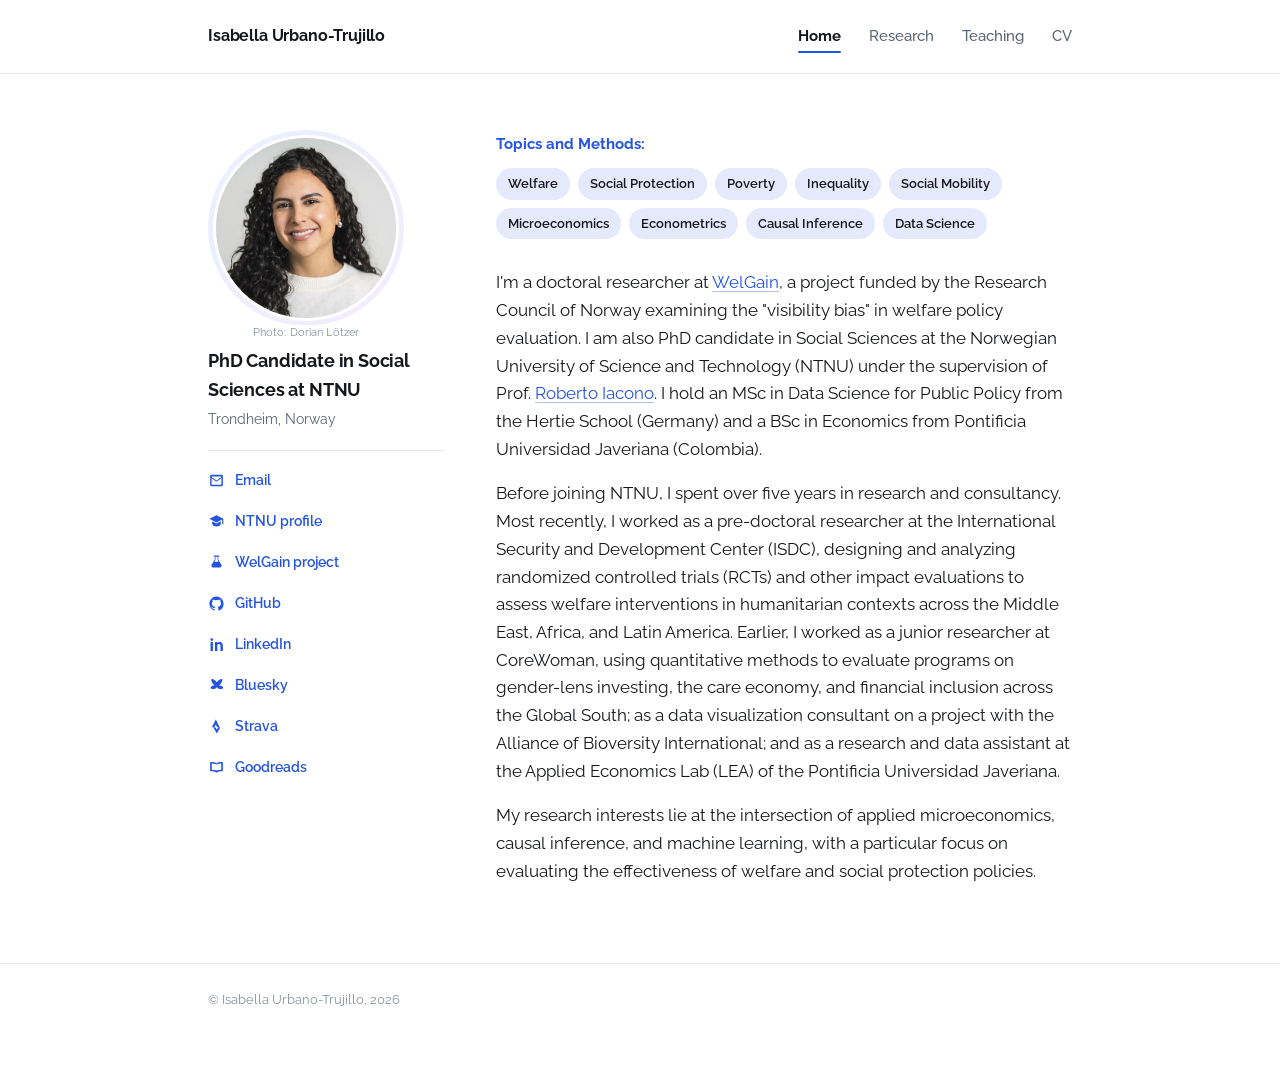
<file: index.html>
<!DOCTYPE html>
<html lang="en">
<head>
<meta charset="UTF-8">
<meta name="viewport" content="width=device-width, initial-scale=1">
<title>Isabella Urbano-Trujillo</title>
<meta name="description" content="Isabella Urbano-Trujillo — PhD Candidate, NTNU. Applied microeconomics, causal inference, welfare and social protection.">
<link rel="preconnect" href="https://fonts.googleapis.com">
<link rel="preconnect" href="https://fonts.gstatic.com" crossorigin>
<link href="https://fonts.googleapis.com/css2?family=Raleway:wght@400;500;600;700;800&display=swap" rel="stylesheet">
<link rel="stylesheet" href="style.css?v=14">
</head>
<body>

<header class="topbar">
  <div class="topbar-inner">
    <a class="brand" href="index.html">Isabella Urbano-Trujillo</a>
    <nav class="toplinks">
      <a href="index.html" class="active">Home</a>
      <a href="research.html">Research</a>
      <a href="teaching.html">Teaching</a>
      <a href="isabella-urbano-trujillo-cv.pdf" target="_blank" rel="noopener">CV</a>
    </nav>
  </div>
</header>

<main class="page home">
  <section class="hero">
    <div class="hero-side">
      <div class="photo-frame">
        <img class="photo-lg" src="isabella-urbano.jpg" alt="Isabella Urbano-Trujillo">
        <p class="photo-credit">Photo: Dorian Lötzer</p>
      </div>
      <p class="hero-role">PhD Candidate in Social Sciences at NTNU</p>
      <p class="hero-affil">Trondheim, Norway</p>

      <ul class="side-links">
        <li><a href="mailto:isabella.urbano@ntnu.no"><svg viewBox="0 0 24 24" aria-hidden="true"><path d="M3 5.5A1.5 1.5 0 0 1 4.5 4h15A1.5 1.5 0 0 1 21 5.5v13a1.5 1.5 0 0 1-1.5 1.5h-15A1.5 1.5 0 0 1 3 18.5v-13zM5 6.5v.4l7 5.1 7-5.1v-.4H5zm14 2.1-6.43 4.7a1 1 0 0 1-1.18 0L5 8.6V18h14V8.6z"/></svg><span>Email</span></a></li>
        <li><a href="https://www.ntnu.edu/employees/isabella.urbano" target="_blank" rel="noopener"><svg viewBox="0 0 24 24" aria-hidden="true"><path d="M12 3 2 8.2l10 5.2 8-4.16V16h1.6V8.2L12 3zM6 11.63v3.87c0 1.7 2.8 3.4 6 3.4s6-1.7 6-3.4v-3.87l-6 3.1-6-3.1z"/></svg><span>NTNU profile</span></a></li>
        <li><a href="https://www.ntnu.edu/isa/welgain" target="_blank" rel="noopener"><svg viewBox="0 0 24 24" aria-hidden="true"><path d="M9 2h6a1 1 0 1 1 0 2h-.5v3.6l4.4 7.6a2.6 2.6 0 0 1-2.25 3.9H7.35a2.6 2.6 0 0 1-2.25-3.9L9.5 7.6V4H9a1 1 0 1 1 0-2zm1.5 2v4a1 1 0 0 1-.13.5L9 11h6l-1.37-2.5a1 1 0 0 1-.13-.5V4h-2z"/></svg><span>WelGain project</span></a></li>
        <li><a href="https://github.com/isabella-ut" target="_blank" rel="noopener"><svg viewBox="0 0 24 24" aria-hidden="true"><path d="M12 2C6.48 2 2 6.58 2 12.25c0 4.53 2.87 8.37 6.84 9.73.5.09.68-.22.68-.48 0-.24-.01-.87-.01-1.71-2.78.62-3.37-1.37-3.37-1.37-.46-1.18-1.11-1.5-1.11-1.5-.91-.64.07-.63.07-.63 1 .07 1.53 1.05 1.53 1.05.89 1.56 2.34 1.11 2.91.85.09-.66.35-1.11.63-1.37-2.22-.26-4.56-1.14-4.56-5.07 0-1.12.39-2.03 1.03-2.75-.1-.26-.45-1.3.1-2.71 0 0 .84-.27 2.75 1.05a9.4 9.4 0 0 1 5 0c1.91-1.32 2.75-1.05 2.75-1.05.55 1.41.2 2.45.1 2.71.64.72 1.03 1.63 1.03 2.75 0 3.94-2.34 4.8-4.57 5.06.36.32.68.94.68 1.9 0 1.37-.01 2.47-.01 2.81 0 .27.18.58.69.48A10.02 10.02 0 0 0 22 12.25C22 6.58 17.52 2 12 2z"/></svg><span>GitHub</span></a></li>
        <li><a href="https://www.linkedin.com/in/isabella-urbano-trujillo/" target="_blank" rel="noopener"><svg viewBox="0 0 24 24" aria-hidden="true"><path d="M6.94 8.5H3.56V21h3.38V8.5zM5.25 3a1.96 1.96 0 1 0 0 3.92 1.96 1.96 0 0 0 0-3.92zM21 21h-3.38v-6.19c0-1.48-.03-3.38-2.06-3.38-2.06 0-2.38 1.61-2.38 3.28V21H9.8V8.5h3.24v1.71h.05c.45-.85 1.56-1.75 3.21-1.75 3.43 0 4.7 2.14 4.7 5.92V21z"/></svg><span>LinkedIn</span></a></li>
        <li><a href="https://bsky.app/profile/isabellaut.bsky.social" target="_blank" rel="noopener"><svg viewBox="0 0 24 24" aria-hidden="true"><path d="M12 7.2c-1.5-2.6-4-4.3-5.9-4.4-1-.1-1.6.6-1.4 1.8.4 2.8 2.6 6.1 5 7.6-2-.3-4.3.2-5.5 1.6-.9 1.1-.5 2.5.9 3 2.5.8 5.8-.2 7.4-2.5 1.6 2.3 4.9 3.3 7.4 2.5 1.4-.5 1.8-1.9.9-3-1.2-1.4-3.5-1.9-5.5-1.6 2.4-1.5 4.6-4.8 5-7.6.2-1.2-.4-1.9-1.4-1.8-1.9.1-4.4 1.8-5.9 4.4z"/></svg><span>Bluesky</span></a></li>
        <li><a href="https://www.strava.com/athletes/145468970" target="_blank" rel="noopener"><svg viewBox="0 0 24 24" aria-hidden="true"><path d="M11 2 5.5 13h3.7L11 9l1.9 4h3.6L11 2zm3.1 11.5-1.6 3.2-1.6-3.2H7.6L12.5 22l4.9-8.5h-3.3z"/></svg><span>Strava</span></a></li>
        <li><a href="https://www.goodreads.com/user/show/153659637-isabella-urbano" target="_blank" rel="noopener"><svg viewBox="0 0 24 24" aria-hidden="true"><path d="M12 6.2C10.4 4.9 8.2 4.2 5.5 4.2H3.8A.8.8 0 0 0 3 5v11.6a.8.8 0 0 0 .8.8h1.9c2.2 0 4.2.5 5.7 1.7.4.3 1.1.3 1.2 0 1.5-1.2 3.5-1.7 5.7-1.7h1.9a.8.8 0 0 0 .8-.8V5a.8.8 0 0 0-.8-.8h-1.7c-2.7 0-4.9.7-6.5 2zM12 8.1c1.2-1 2.8-1.7 5.2-1.8h1.5v8.8h-1c-2 0-3.9.4-5.7 1.3-1.8-.9-3.7-1.3-5.7-1.3h-1V6.3h1.5c2.4.1 4 .8 5.2 1.8z"/></svg><span>Goodreads</span></a></li>
      </ul>
    </div>

    <div class="hero-content">
      <div class="tag-groups">
        <span class="tag-label">Topics and Methods:</span>
        <div class="tags">
          <span>Welfare</span><span>Social Protection</span><span>Poverty</span><span>Inequality</span><span>Social Mobility</span><span>Microeconomics</span><span>Econometrics</span><span>Causal Inference</span><span>Data Science</span>
        </div>
      </div>

      <p>I'm a doctoral researcher at <a href="https://www.ntnu.edu/isa/welgain" target="_blank" rel="noopener">WelGain</a>, a project funded by the Research Council of Norway examining the "visibility bias" in welfare policy evaluation. I am also PhD candidate in Social Sciences at the Norwegian University of Science and Technology (NTNU) under the supervision of Prof. <a href="https://robertoiacono.org/" target="_blank" rel="noopener">Roberto Iacono</a>. I hold an MSc in Data Science for Public Policy from the Hertie School (Germany) and a BSc in Economics from Pontificia Universidad Javeriana (Colombia).</p>

      <p>Before joining NTNU, I spent over five years in research and consultancy. Most recently, I worked as a pre-doctoral researcher at the International Security and Development Center (ISDC), designing and analyzing randomized controlled trials (RCTs) and other impact evaluations to assess welfare interventions in humanitarian contexts across the Middle East, Africa, and Latin America. Earlier, I worked as a junior researcher at CoreWoman, using quantitative methods to evaluate programs on gender-lens investing, the care economy, and financial inclusion across the Global South; as a data visualization consultant on a project with the Alliance of Bioversity International; and as a research and data assistant at the Applied Economics Lab (LEA) of the Pontificia Universidad Javeriana.</p>

      <p>My research interests lie at the intersection of applied microeconomics, causal inference, and machine learning, with a particular focus on evaluating the effectiveness of welfare and social protection policies.</p>
    </div>
  </section>
</main>

<footer>
  <div class="page">© Isabella Urbano-Trujillo, 2026</div>
</footer>

</body>
</html>
</file>
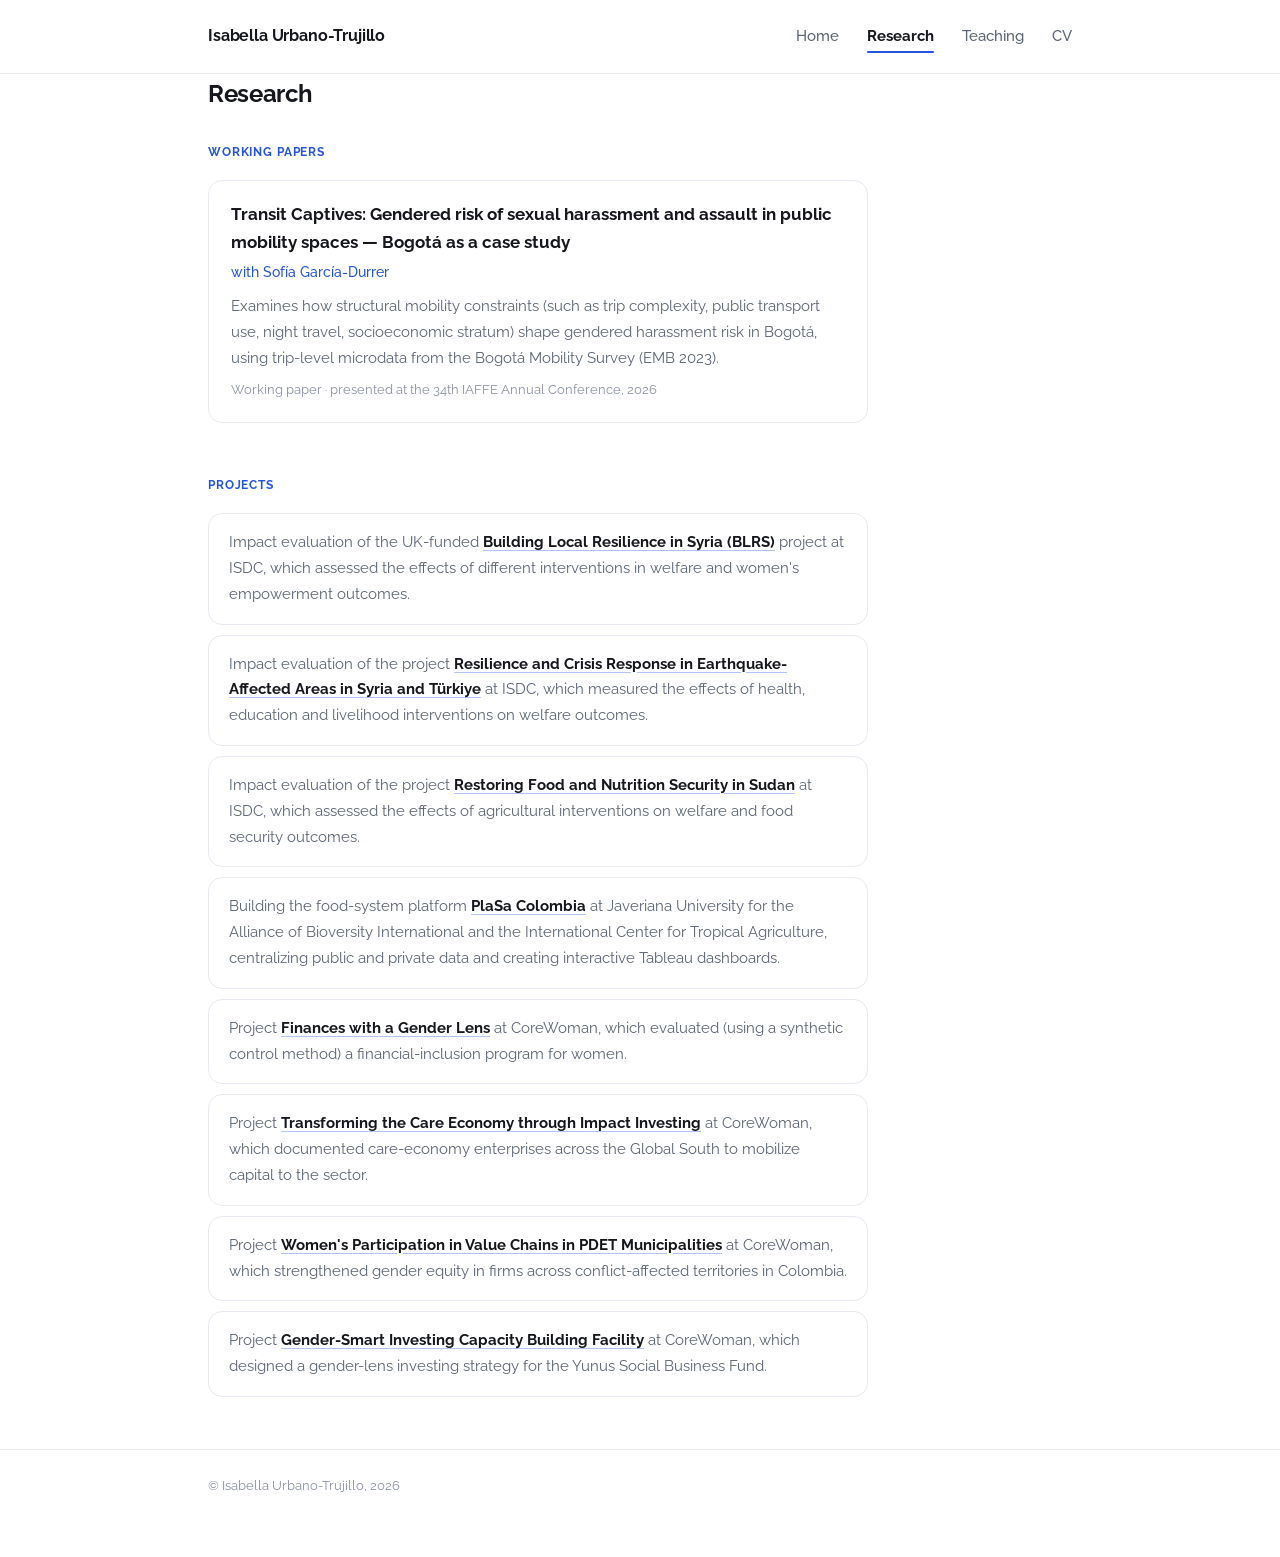
<file: research.html>
<!DOCTYPE html>
<html lang="en">
<head>
<meta charset="UTF-8">
<meta name="viewport" content="width=device-width, initial-scale=1">
<title>Research — Isabella Urbano-Trujillo</title>
<link rel="preconnect" href="https://fonts.googleapis.com">
<link rel="preconnect" href="https://fonts.gstatic.com" crossorigin>
<link href="https://fonts.googleapis.com/css2?family=Raleway:wght@400;500;600;700;800&display=swap" rel="stylesheet">
<link rel="stylesheet" href="style.css?v=7">
</head>
<body>

<header class="topbar">
  <div class="topbar-inner">
    <a class="brand" href="index.html">Isabella Urbano-Trujillo</a>
    <nav class="toplinks">
      <a href="index.html">Home</a>
      <a href="research.html" class="active">Research</a>
      <a href="teaching.html">Teaching</a>
      <a href="isabella-urbano-trujillo-cv.pdf" target="_blank" rel="noopener">CV</a>
    </nav>
  </div>
</header>

<main class="page">
  <h1>Research</h1>

  <section>
    <h2>Working papers</h2>
    <div class="entry">
      <div class="entry-head">
        <span class="entry-title">Transit Captives: Gendered risk of sexual harassment and assault in public mobility spaces — Bogotá as a case study</span>
      </div>
      <div class="entry-org">with Sofía García-Durrer</div>
      <p>Examines how structural mobility constraints (such as trip complexity, public transport use, night travel, socioeconomic stratum) shape gendered harassment risk in Bogotá, using trip-level microdata from the Bogotá Mobility Survey (EMB 2023).</p>
      <p class="status">Working paper · presented at the 34th IAFFE Annual Conference, 2026</p>
    </div>
  </section>

  <section>
    <h2>Projects</h2>

    <ul class="project-list">
      <li>
        Impact evaluation of the UK-funded <a href="https://isdc.org/building-local-resilience-in-syria/" target="_blank" rel="noopener">Building Local Resilience in Syria (BLRS)</a> project at ISDC, which assessed the effects of different interventions in welfare and women's empowerment outcomes.
      </li>
      <li>
        Impact evaluation of the project <a href="https://isdc.org/projects/resilience-and-crisis-response-in-earthquake-affected-areas-in-syria-and-turkiye/" target="_blank" rel="noopener">Resilience and Crisis Response in Earthquake-Affected Areas in Syria and Türkiye</a> at ISDC, which measured the effects of health, education and livelihood interventions on welfare outcomes.
      </li>
      <li>
        Impact evaluation of the project <a href="https://isdc.org/projects/support-for-the-fao-impact-analysis-of-the-restoring-food-and-nutrition-security-of-affected-farming-and-pastoral-communities-in-sudan-project/" target="_blank" rel="noopener">Restoring Food and Nutrition Security in Sudan</a> at ISDC, which assessed the effects of agricultural interventions on welfare and food security outcomes.
      </li>
      <li>
        Building the food-system platform <a href="https://plasacolombia.com/sistema-alimentario/" target="_blank" rel="noopener">PlaSa Colombia</a> at Javeriana University for the Alliance of Bioversity International and the International Center for Tropical Agriculture, centralizing public and private data and creating interactive Tableau dashboards.
      </li>
      <li>
        Project <a href="https://fundacapital.medium.com/women-who-inspire-stories-that-motivate-the-economic-empowerment-of-antioquian-women-entrepreneurs-41f267e3351f" target="_blank" rel="noopener">Finances with a Gender Lens</a> at CoreWoman, which evaluated (using a synthetic control method) a financial-inclusion program for women.
      </li>
      <li>
        Project <a href="https://www.corewoman.org/post/centro-de-estudios-para-la-econom%C3%ADa-del-cuidado/" target="_blank" rel="noopener">Transforming the Care Economy through Impact Investing</a> at CoreWoman, which documented care-economy enterprises across the Global South to mobilize capital to the sector.
      </li>
      <li>
        Project <a href="https://www.elespectador.com/responsabilidad-social/impacto-mujer/generando-equidad-la-nueva-apuesta-institucional-por-la-igualdad-de-genero/" target="_blank" rel="noopener">Women's Participation in Value Chains in PDET Municipalities</a> at CoreWoman, which strengthened gender equity in firms across conflict-affected territories in Colombia.
      </li>
      <li>
        Project <a href="https://andeglobal.org/gender-smart-facility/" target="_blank" rel="noopener">Gender-Smart Investing Capacity Building Facility</a> at CoreWoman, which designed a gender-lens investing strategy for the Yunus Social Business Fund.
      </li>
    </ul>
  </section>
</main>

<footer>
  <div class="page">© Isabella Urbano-Trujillo, 2026</div>
</footer>

</body>
</html>
</file>
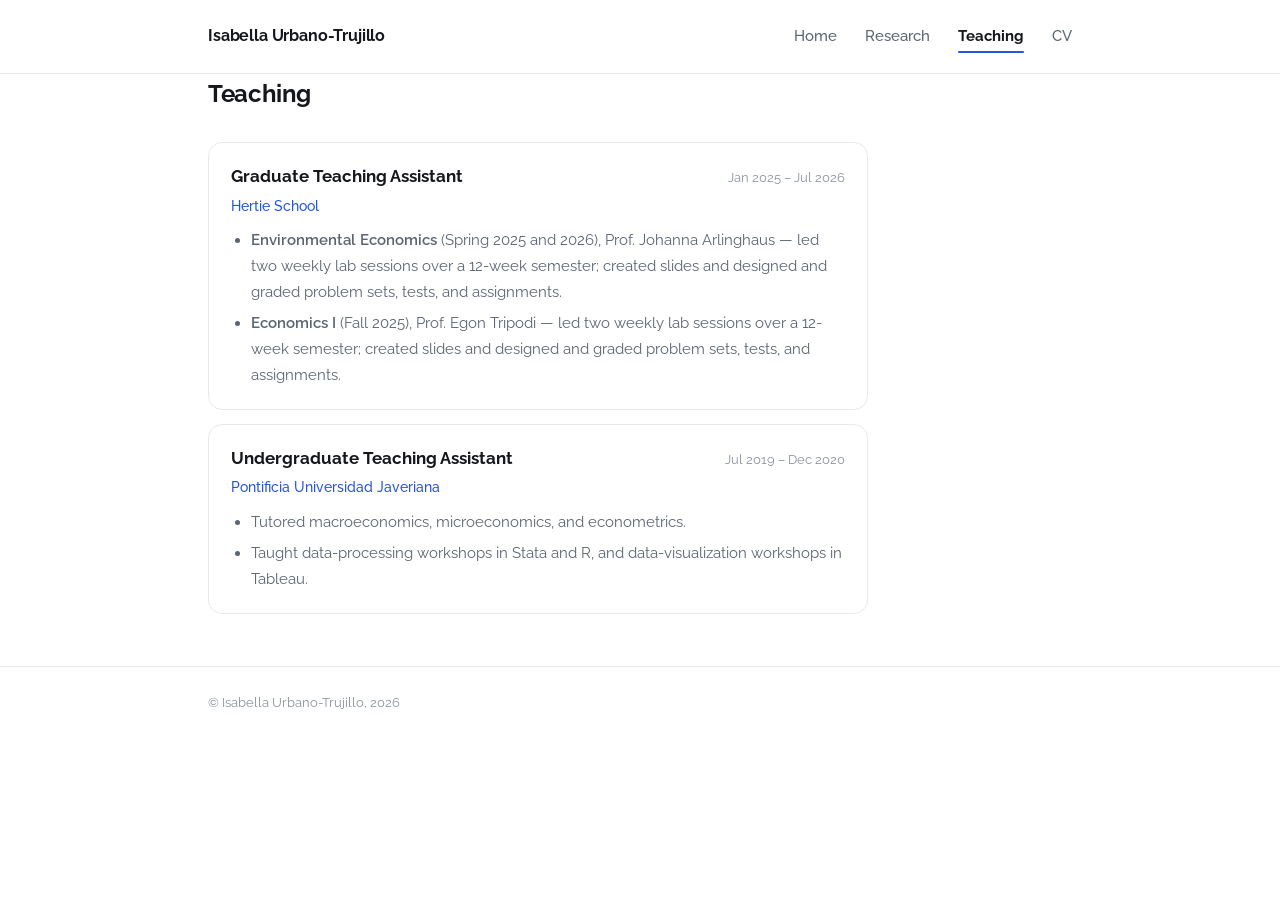
<file: teaching.html>
<!DOCTYPE html>
<html lang="en">
<head>
<meta charset="UTF-8">
<meta name="viewport" content="width=device-width, initial-scale=1">
<title>Teaching — Isabella Urbano-Trujillo</title>
<link rel="preconnect" href="https://fonts.googleapis.com">
<link rel="preconnect" href="https://fonts.gstatic.com" crossorigin>
<link href="https://fonts.googleapis.com/css2?family=Raleway:wght@400;500;600;700;800&display=swap" rel="stylesheet">
<link rel="stylesheet" href="style.css?v=7">
</head>
<body>

<header class="topbar">
  <div class="topbar-inner">
    <a class="brand" href="index.html">Isabella Urbano-Trujillo</a>
    <nav class="toplinks">
      <a href="index.html">Home</a>
      <a href="research.html">Research</a>
      <a href="teaching.html" class="active">Teaching</a>
      <a href="isabella-urbano-trujillo-cv.pdf" target="_blank" rel="noopener">CV</a>
    </nav>
  </div>
</header>

<main class="page">
  <h1>Teaching</h1>

  <section>
    <div class="entry">
      <div class="entry-head">
        <span class="entry-title">Graduate Teaching Assistant</span>
        <span class="entry-date">Jan 2025 – Jul 2026</span>
      </div>
      <div class="entry-org">Hertie School</div>
      <ul>
        <li><strong>Environmental Economics</strong> (Spring 2025 and 2026), Prof. Johanna Arlinghaus — led two weekly lab sessions over a 12-week semester; created slides and designed and graded problem sets, tests, and assignments.</li>
        <li><strong>Economics I</strong> (Fall 2025), Prof. Egon Tripodi — led two weekly lab sessions over a 12-week semester; created slides and designed and graded problem sets, tests, and assignments.</li>
      </ul>
    </div>

    <div class="entry">
      <div class="entry-head">
        <span class="entry-title">Undergraduate Teaching Assistant</span>
        <span class="entry-date">Jul 2019 – Dec 2020</span>
      </div>
      <div class="entry-org">Pontificia Universidad Javeriana</div>
      <ul>
        <li>Tutored macroeconomics, microeconomics, and econometrics.</li>
        <li>Taught data-processing workshops in Stata and R, and data-visualization workshops in Tableau.</li>
      </ul>
    </div>
  </section>
</main>

<footer>
  <div class="page">© Isabella Urbano-Trujillo, 2026</div>
</footer>

</body>
</html>
</file>
<file: style.css>
:root{
  --paper:#FFFFFF;
  --paper-alt:#F7F8FB;
  --ink:#15171C;
  --slate:#5B6472;
  --slate-soft:#8990A0;
  --link:#2554E0;
  --link-soft:color-mix(in srgb, var(--link) 12%, transparent);
  --line:#E7E9F0;
  --ring-a:#EAF0FF;
  --ring-b:#F3ECFF;
}
*{box-sizing:border-box;}
html{scroll-behavior:smooth;}
body{
  margin:0;
  background:var(--paper);
  color:var(--ink);
  font-family:"Raleway", -apple-system, BlinkMacSystemFont, "Segoe UI", Helvetica, Arial, sans-serif;
  font-size:16.5px;
  line-height:1.68;
  -webkit-font-smoothing:antialiased;
  -moz-osx-font-smoothing:grayscale;
}
a{color:var(--link); text-decoration-color:color-mix(in srgb, var(--link) 35%, transparent); text-underline-offset:3px;}
a:hover{text-decoration-color:var(--link);}
strong, b{font-weight:600;}

.page{max-width:920px; margin:0 auto; padding:0 28px;}

/* Top bar */
.topbar{
  position:sticky; top:0; z-index:10;
  background:color-mix(in srgb, var(--paper) 92%, transparent);
  backdrop-filter:blur(8px);
  max-width:none;
  padding:0;
  border-bottom:1px solid var(--line);
}
.topbar-inner{
  max-width:920px;
  margin:0 auto;
  padding:20px 28px;
  display:flex;
  justify-content:space-between;
  align-items:center;
  flex-wrap:wrap;
  gap:10px 24px;
}
.brand{
  font-weight:700;
  font-size:1rem;
  letter-spacing:-0.01em;
  color:var(--ink);
  text-decoration:none;
}
.brand:hover{color:var(--link);}
.toplinks{
  display:flex;
  gap:28px;
  flex-wrap:wrap;
}
.toplinks a{
  position:relative;
  color:var(--slate);
  text-decoration:none;
  font-size:0.92rem;
  font-weight:500;
  padding:4px 0;
}
.toplinks a::after{
  content:"";
  position:absolute; left:0; right:0; bottom:0;
  height:2px; border-radius:2px;
  background:var(--link);
  transform:scaleX(0);
  transform-origin:left;
  transition:transform .18s ease;
}
.toplinks a:hover{color:var(--ink);}
.toplinks a:hover::after{transform:scaleX(1);}
.toplinks a.active{color:var(--ink); font-weight:700;}
.toplinks a.active::after{transform:scaleX(1);}

/* Hero (home page) */
.hero{
  display:flex;
  gap:52px;
  align-items:flex-start;
  padding:56px 0 8px;
  flex-wrap:wrap;
  max-width:none;
}
.hero-side{width:236px; flex-shrink:0;}
.photo-frame{
  position:relative;
  width:196px; height:196px;
  border-radius:50%;
  padding:5px;
  background:linear-gradient(135deg, var(--ring-a), var(--ring-b));
  margin-bottom:20px;
}
.photo-credit{
  position:absolute;
  left:50%; bottom:-14px;
  transform:translateX(-50%);
  font-size:0.66rem;
  line-height:1.2;
  white-space:nowrap;
  color:var(--slate-soft);
  letter-spacing:0.01em;
  background:color-mix(in srgb, var(--paper) 80%, transparent);
  padding:1px 6px;
  border-radius:999px;
  margin:0;
}
.photo-lg{
  width:100%; height:100%;
  border-radius:50%;
  object-fit:cover;
  display:block;
  border:3px solid var(--paper);
}
.hero-role{color:var(--ink); font-size:1.1rem; font-weight:700; margin:0 0 4px; letter-spacing:-0.01em;}
.hero-affil{color:var(--slate); font-size:0.88rem; margin:0 0 20px; line-height:1.5;}

.side-links{list-style:none; margin:0; padding:18px 0 0; border-top:1px solid var(--line); display:flex; flex-direction:column; gap:12px;}
.side-links a{
  color:var(--link);
  text-decoration:none;
  font-size:0.88rem;
  font-weight:600;
  transition:color .15s ease, transform .15s ease;
  display:inline-flex;
  align-items:center;
  gap:10px;
}
.side-links a:hover{color:var(--ink); transform:translateX(2px);}
.side-links svg{width:17px; height:17px; flex-shrink:0; fill:currentColor;}
.hero-content{flex:1; min-width:320px; padding-top:2px;}

.tag-groups{margin:0 0 30px;}
.tag-label{display:block; font-size:0.92rem; font-weight:700; color:var(--link); margin:0 0 12px;}
.tags{display:flex; flex-wrap:wrap; gap:8px;}
.tags span{
  background:var(--link-soft);
  color:var(--ink);
  font-size:0.8rem;
  font-weight:600;
  padding:5px 12px;
  border-radius:999px;
  white-space:nowrap;
}

main{padding:44px 0 90px;}
main.home{padding-top:0;}
section{margin-bottom:52px; max-width:66ch;}
h1{font-weight:700; font-size:1.5rem; margin:0 0 28px; letter-spacing:-0.015em;}
.section-label,
h2{
  display:block;
  font-weight:700;
  font-size:0.76rem;
  letter-spacing:0.07em;
  text-transform:uppercase;
  color:var(--link);
  margin:0 0 18px;
  padding:0;
  border:none;
}
p{margin:0 0 17px;}
.muted{color:var(--slate-soft); font-size:0.9rem;}

.entry{
  padding:20px 22px;
  margin-bottom:14px;
  border:1px solid var(--line);
  border-radius:14px;
  background:var(--paper);
  transition:border-color .15s ease, box-shadow .15s ease, transform .15s ease;
}
.entry:hover{border-color:color-mix(in srgb, var(--link) 35%, var(--line)); box-shadow:0 6px 18px -12px rgba(20,30,60,0.25); transform:translateY(-1px);}
.entry-head{display:flex; justify-content:space-between; gap:16px; align-items:baseline; flex-wrap:wrap;}
.entry-title{font-weight:700;}
.entry-org{color:var(--link); font-size:0.9rem; font-weight:500; margin-top:3px;}
.entry-date{color:var(--slate-soft); font-size:0.83rem; white-space:nowrap;}
.entry p{margin:10px 0 0; font-size:0.96rem; color:var(--slate);}
.entry ul{margin:10px 0 0; padding-left:20px; font-size:0.96rem; color:var(--slate);}
.entry ul li{margin-bottom:6px;}
.entry ul li:last-child{margin-bottom:0;}
.entry .status{font-size:0.83rem; color:var(--slate-soft); margin-top:8px;}

.project-list{list-style:none; margin:0; padding:0;}
.project-list li{
  padding:16px 20px;
  margin-bottom:10px;
  border:1px solid var(--line);
  border-radius:14px;
  font-size:0.96rem;
  color:var(--slate);
  transition:border-color .15s ease, box-shadow .15s ease, transform .15s ease;
}
.project-list li:hover{border-color:color-mix(in srgb, var(--link) 35%, var(--line)); box-shadow:0 6px 18px -12px rgba(20,30,60,0.25); transform:translateY(-1px);}
.project-list a{color:var(--ink); font-weight:700;}

footer{border-top:1px solid var(--line); padding:24px 0 60px; color:var(--slate-soft); font-size:0.84rem;}
footer .page{display:block;}

@media (max-width:640px){
  .topbar-inner{padding:16px 22px;}
  .toplinks{gap:18px;}
  .hero{flex-direction:column; gap:28px; padding-top:36px;}
  .hero-side{width:100%;}
  .photo-frame{width:136px; height:136px; margin-bottom:14px;}
  .side-links{flex-direction:row; flex-wrap:wrap; gap:14px 20px; border-top:none; padding-top:4px;}
}
</file>
